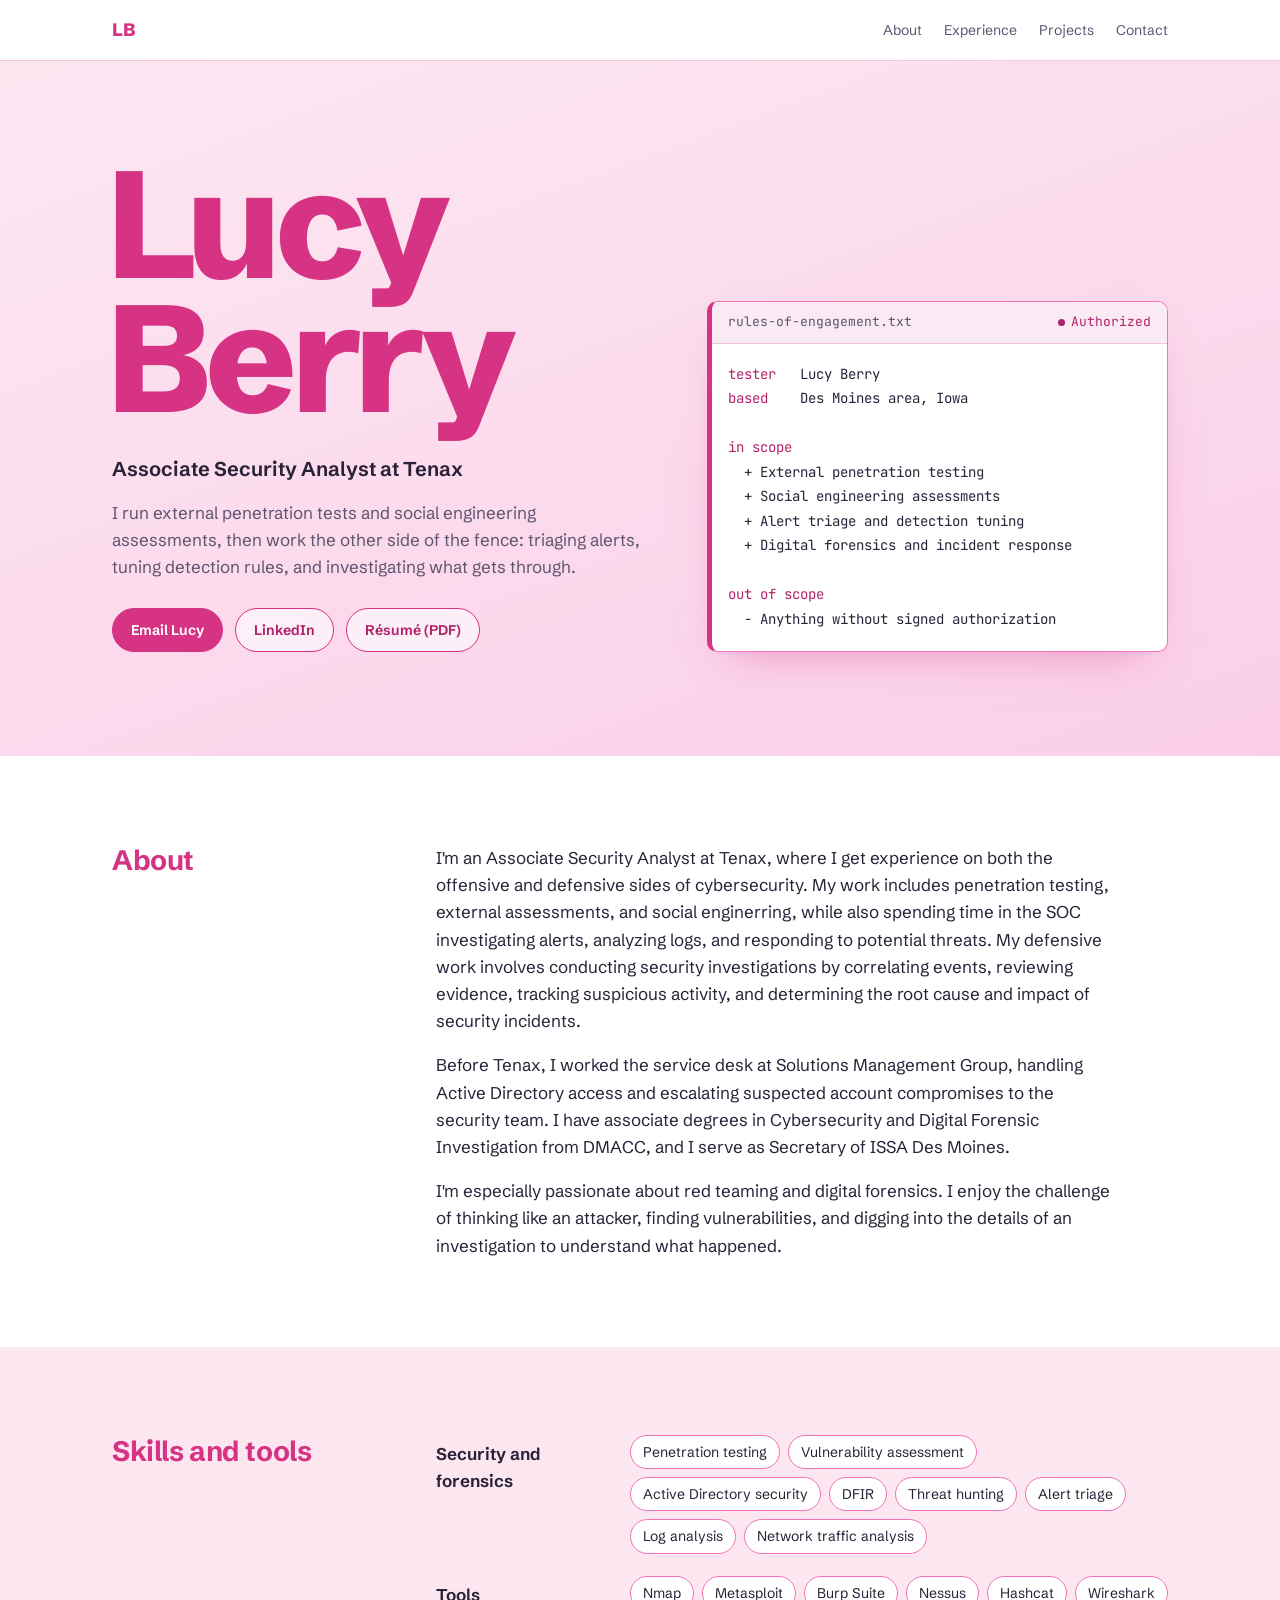
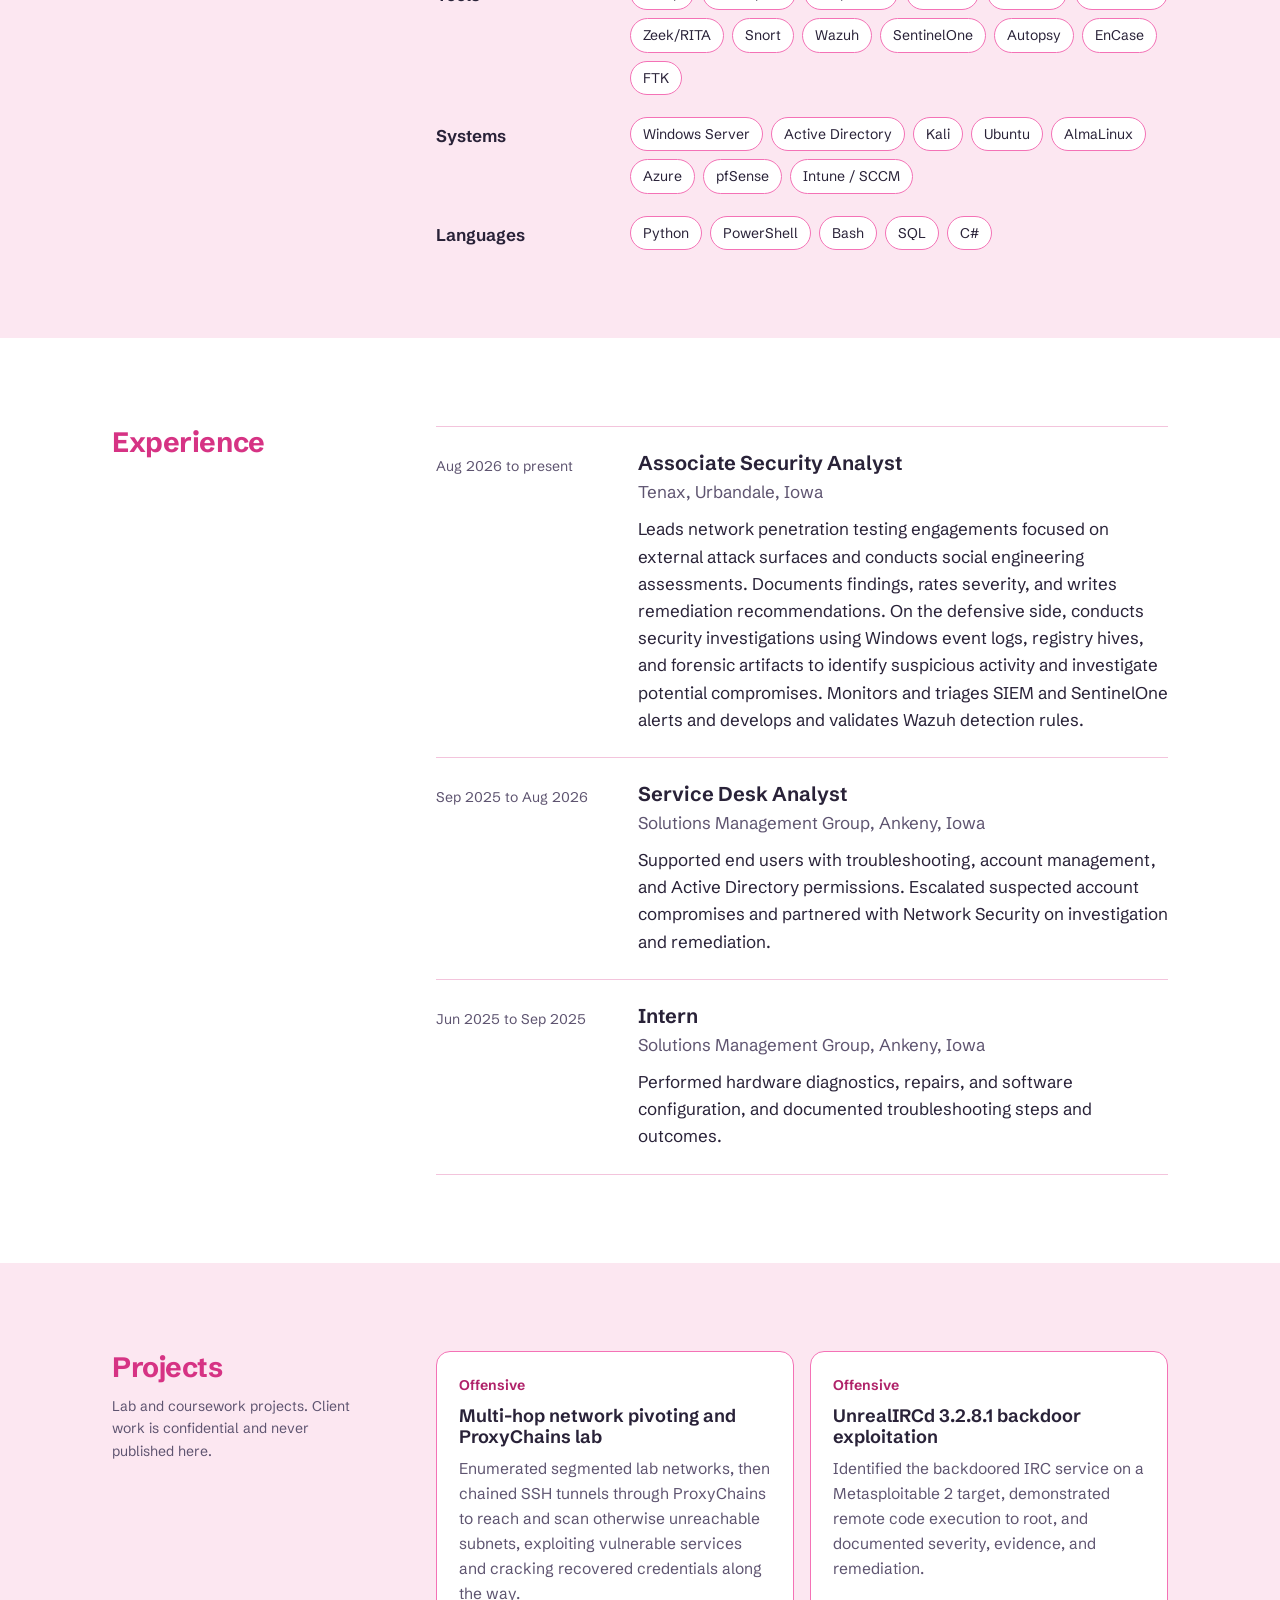
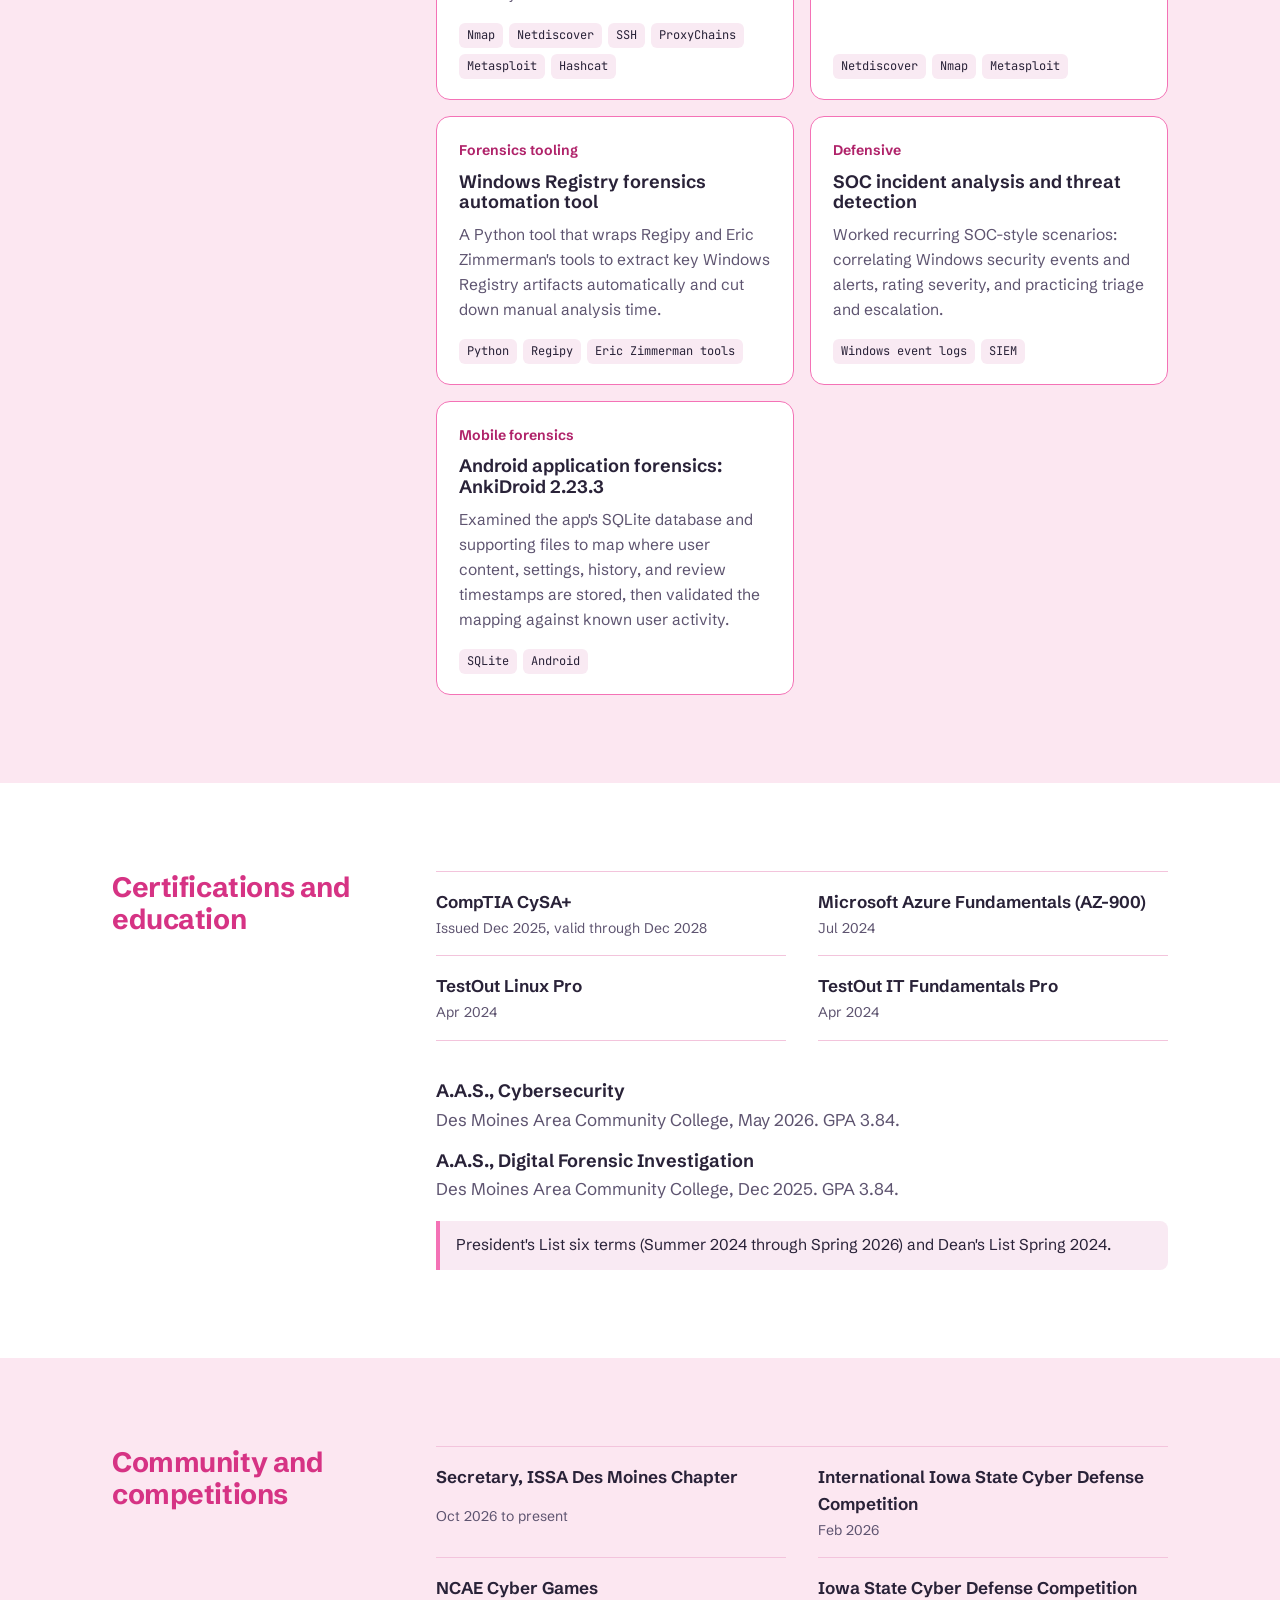
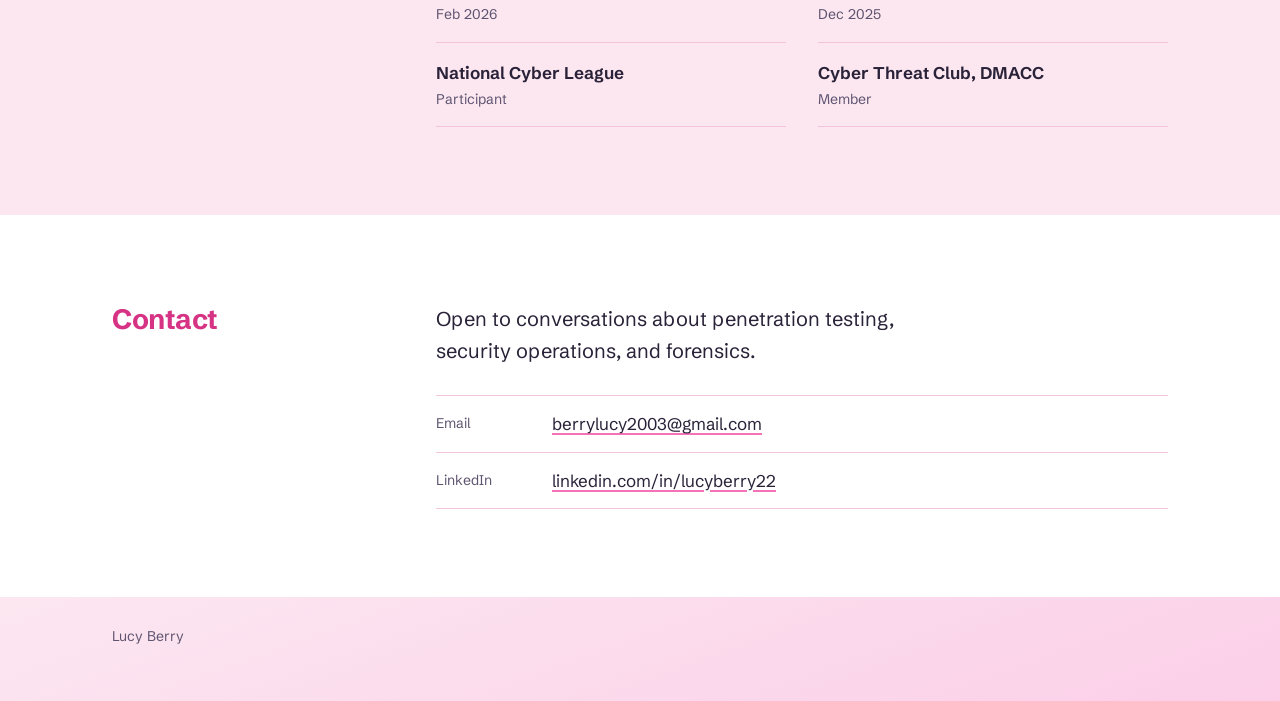
<file: index.html>
<!doctype html>
<html lang="en">
<head>
  <meta charset="utf-8">
  <meta name="viewport" content="width=device-width, initial-scale=1">
  <!-- Security headers that GitHub Pages lets you set via meta. frame-ancestors is ignored in meta, so it is omitted. -->
  <meta http-equiv="Content-Security-Policy" content="default-src 'self'; img-src 'self' data:; style-src 'self'; script-src 'none'; font-src 'self'; base-uri 'none'; form-action 'none'; object-src 'none'">
  <meta name="referrer" content="strict-origin-when-cross-origin">
  <meta name="color-scheme" content="light">

  <title>Lucy Berry | Associate Security Analyst</title>
  <meta name="description" content="Lucy Berry is an associate security analyst in Iowa working across external penetration testing, social engineering assessments, SOC operations, and digital forensics.">
  <meta property="og:title" content="Lucy Berry | Associate Security Analyst">
  <meta property="og:description" content="External penetration testing, social engineering assessments, SOC operations, and digital forensics.">
  <meta property="og:type" content="website">
  <!-- EDIT: set to the live URL once published -->
  <meta property="og:url" content="https://lucy-berry.github.io/">

  <link rel="icon" href="assets/img/favicon.svg" type="image/svg+xml">
  <link rel="preload" href="assets/fonts/schibsted-grotesk-latin-wght-normal.woff2" as="font" type="font/woff2" crossorigin>
  <link rel="stylesheet" href="assets/css/style.css">
</head>
<body>
  <a class="skip" href="#main">Skip to content</a>

  <header class="site-header">
    <div class="wrap header-inner">
      <a class="wordmark" href="#top" aria-label="Lucy Berry, home">LB</a>
      <nav aria-label="Primary">
        <ul class="nav">
          <li><a href="#about">About</a></li>
          <li><a href="#experience">Experience</a></li>
          <li><a href="#projects">Projects</a></li>
          <li><a href="#contact">Contact</a></li>
        </ul>
      </nav>
    </div>
  </header>

  <main id="main">
    <!-- HERO -->
    <section class="hero" id="top">
      <div class="wrap hero-grid">
        <div class="hero-copy">
          <h1 class="name">Lucy<br>Berry</h1>
          <p class="role">Associate Security Analyst at Tenax</p>
          <p class="lede">I run external penetration tests and social engineering assessments, then work the other side of the fence: triaging alerts, tuning detection rules, and investigating what gets through.</p>
          <div class="actions">
            <a class="btn btn-primary" href="mailto:berrylucy2003@gmail.com">Email Lucy</a>
            <a class="btn" href="https://www.linkedin.com/in/lucyberry22" rel="noopener noreferrer">LinkedIn</a>
            <!-- EDIT: add a web version of the résumé as resume.pdf in the repository root (see README), or delete this button -->
            <a class="btn" href="resume.pdf">Résumé (PDF)</a>
          </div>
        </div>

        <!-- The scope block: the one signature element on the page -->
        <figure class="scope" aria-label="Scope of work">
          <figcaption class="scope-head">
            <span>rules-of-engagement.txt</span>
            <span class="scope-status">Authorized</span>
          </figcaption>
<pre class="scope-body"><span class="k">tester</span>   Lucy Berry
<span class="k">based</span>    Des Moines area, Iowa

<span class="k">in scope</span>
  + External penetration testing
  + Social engineering assessments
  + Alert triage and detection tuning
  + Digital forensics and incident response

<span class="k">out of scope</span>
  - Anything without signed authorization</pre>
        </figure>
      </div>
    </section>

    <!-- ABOUT -->
    <section class="section" id="about" aria-labelledby="about-h">
      <div class="wrap two-col">
        <h2 id="about-h">About</h2>
        <div class="prose">
          <p>I'm an Associate Security Analyst at Tenax, where I get experience on both the offensive and defensive sides of cybersecurity. My work includes penetration testing, external assessments, and social enginerring, while also spending time in the SOC investigating alerts, analyzing logs, and responding to potential threats. My defensive work involves conducting security investigations by correlating events, reviewing evidence, tracking suspicious activity, and determining the root cause and impact of security incidents.</p>
          <p>Before Tenax, I worked the service desk at Solutions Management Group, handling Active Directory access and escalating suspected account compromises to the security team. I have associate degrees in Cybersecurity and Digital Forensic Investigation from DMACC, and I serve as Secretary of ISSA Des Moines.</p>
          <p>I'm especially passionate about red teaming and digital forensics. I enjoy the challenge of thinking like an attacker, finding vulnerabilities, and digging into the details of an investigation to understand what happened.</p>
        </div>
      </div>
    </section>

    <!-- SKILLS -->
    <section class="section tint" id="skills" aria-labelledby="skills-h">
      <div class="wrap two-col">
        <h2 id="skills-h">Skills and tools</h2>
        <dl class="skills">
          <div>
            <dt>Security and forensics</dt>
            <dd>
              <ul class="tags">
                <li>Penetration testing</li><li>Vulnerability assessment</li><li>Active Directory security</li><li>DFIR</li><li>Threat hunting</li><li>Alert triage</li><li>Log analysis</li><li>Network traffic analysis</li>
              </ul>
            </dd>
          </div>
          <div>
            <dt>Tools</dt>
            <dd>
              <ul class="tags">
                <li>Nmap</li><li>Metasploit</li><li>Burp Suite</li><li>Nessus</li><li>Hashcat</li><li>Wireshark</li><li>Zeek/RITA</li><li>Snort</li><li>Wazuh</li><li>SentinelOne</li><li>Autopsy</li><li>EnCase</li><li>FTK</li>
              </ul>
            </dd>
          </div>
          <div>
            <dt>Systems</dt>
            <dd>
              <ul class="tags">
                <li>Windows Server</li><li>Active Directory</li><li>Kali</li><li>Ubuntu</li><li>AlmaLinux</li><li>Azure</li><li>pfSense</li><li>Intune / SCCM</li>
              </ul>
            </dd>
          </div>
          <div>
            <dt>Languages</dt>
            <dd>
              <ul class="tags">
                <li>Python</li><li>PowerShell</li><li>Bash</li><li>SQL</li><li>C#</li>
              </ul>
            </dd>
          </div>
        </dl>
      </div>
    </section>

    <!-- EXPERIENCE -->
    <section class="section" id="experience" aria-labelledby="exp-h">
      <div class="wrap two-col">
        <h2 id="exp-h">Experience</h2>
        <ol class="timeline">
          <li>
            <p class="when">Aug 2026 to present</p>
            <div>
              <h3>Associate Security Analyst</h3>
              <p class="where">Tenax, Urbandale, Iowa</p>
              <p>Leads network penetration testing engagements focused on external attack surfaces and conducts social engineering assessments. Documents findings, rates severity, and writes remediation recommendations. On the defensive side, conducts security investigations using Windows event logs, registry hives, and forensic artifacts to identify suspicious activity and investigate potential compromises. Monitors and triages SIEM and SentinelOne alerts and develops and validates Wazuh detection rules.
            </div>
          </li>
          <li>
            <p class="when">Sep 2025 to Aug 2026</p>
            <div>
              <h3>Service Desk Analyst</h3>
              <p class="where">Solutions Management Group, Ankeny, Iowa</p>
              <p>Supported end users with troubleshooting, account management, and Active Directory permissions. Escalated suspected account compromises and partnered with Network Security on investigation and remediation.</p>
            </div>
          </li>
          <li>
            <p class="when">Jun 2025 to Sep 2025</p>
            <div>
              <h3>Intern</h3>
              <p class="where">Solutions Management Group, Ankeny, Iowa</p>
              <p>Performed hardware diagnostics, repairs, and software configuration, and documented troubleshooting steps and outcomes.</p>
            </div>
          </li>
        </ol>
      </div>
    </section>

    <!-- PROJECTS -->
    <section class="section tint" id="projects" aria-labelledby="projects-h">
      <div class="wrap two-col">
        <div>
          <h2 id="projects-h">Projects</h2>
          <p class="note">Lab and coursework projects. Client work is confidential and never published here.</p>
        </div>
        <!-- EDIT: to link a project, wrap its <h3> text in <a href="...">. -->
        <ul class="projects">
          <li class="card">
            <p class="kind">Offensive</p>
            <h3>Multi-hop network pivoting and ProxyChains lab</h3>
            <p>Enumerated segmented lab networks, then chained SSH tunnels through ProxyChains to reach and scan otherwise unreachable subnets, exploiting vulnerable services and cracking recovered credentials along the way.</p>
            <ul class="tools"><li>Nmap</li><li>Netdiscover</li><li>SSH</li><li>ProxyChains</li><li>Metasploit</li><li>Hashcat</li></ul>
          </li>
          <li class="card">
            <p class="kind">Offensive</p>
            <h3>UnrealIRCd 3.2.8.1 backdoor exploitation</h3>
            <p>Identified the backdoored IRC service on a Metasploitable 2 target, demonstrated remote code execution to root, and documented severity, evidence, and remediation.</p>
            <ul class="tools"><li>Netdiscover</li><li>Nmap</li><li>Metasploit</li></ul>
          </li>
          <li class="card">
            <p class="kind">Forensics tooling</p>
            <h3>Windows Registry forensics automation tool</h3>
            <p>A Python tool that wraps Regipy and Eric Zimmerman's tools to extract key Windows Registry artifacts automatically and cut down manual analysis time.</p>
            <ul class="tools"><li>Python</li><li>Regipy</li><li>Eric Zimmerman tools</li></ul>
          </li>
          <li class="card">
            <p class="kind">Defensive</p>
            <h3>SOC incident analysis and threat detection</h3>
            <p>Worked recurring SOC-style scenarios: correlating Windows security events and alerts, rating severity, and practicing triage and escalation.</p>
            <ul class="tools"><li>Windows event logs</li><li>SIEM</li></ul>
          </li>
          <li class="card">
            <p class="kind">Mobile forensics</p>
            <h3>Android application forensics: AnkiDroid 2.23.3</h3>
            <p>Examined the app's SQLite database and supporting files to map where user content, settings, history, and review timestamps are stored, then validated the mapping against known user activity.</p>
            <ul class="tools"><li>SQLite</li><li>Android</li></ul>
          </li>
        </ul>
      </div>
    </section>

    <!-- CREDENTIALS -->
    <section class="section" id="credentials" aria-labelledby="cred-h">
      <div class="wrap two-col">
        <h2 id="cred-h">Certifications and education</h2>
        <div class="stack">
          <ul class="certs">
            <li>
              <span class="cert-name">CompTIA CySA+</span>
              <span class="cert-meta">Issued Dec 2025, valid through Dec 2028</span>
            </li>
            <li>
              <span class="cert-name">Microsoft Azure Fundamentals (AZ-900)</span>
              <span class="cert-meta">Jul 2024</span>
            </li>
            <li>
              <span class="cert-name">TestOut Linux Pro</span>
              <span class="cert-meta">Apr 2024</span>
            </li>
            <li>
              <span class="cert-name">TestOut IT Fundamentals Pro</span>
              <span class="cert-meta">Apr 2024</span>
            </li>
          </ul>

          <ul class="edu">
            <li>
              <h3>A.A.S., Cybersecurity</h3>
              <p class="where">Des Moines Area Community College, May 2026. GPA 3.84.</p>
            </li>
            <li>
              <h3>A.A.S., Digital Forensic Investigation</h3>
              <p class="where">Des Moines Area Community College, Dec 2025. GPA 3.84.</p>
            </li>
            <li>
              <p class="honors">President's List six terms (Summer 2024 through Spring 2026) and Dean's List Spring 2024.</p>
            </li>
          </ul>
        </div>
      </div>
    </section>

    <!-- COMMUNITY -->
    <section class="section tint" id="community" aria-labelledby="community-h">
      <div class="wrap two-col">
        <h2 id="community-h">Community and competitions</h2>
        <ul class="certs">
          <li>
            <span class="cert-name">Secretary, ISSA Des Moines Chapter</span>
            <span class="cert-meta">Oct 2026 to present</span>
          </li>
          <li>
            <span class="cert-name">International Iowa State Cyber Defense Competition</span>
            <span class="cert-meta">Feb 2026</span>
          </li>
          <li>
            <span class="cert-name">NCAE Cyber Games</span>
            <span class="cert-meta">Feb 2026</span>
          </li>
          <li>
            <span class="cert-name">Iowa State Cyber Defense Competition</span>
            <span class="cert-meta">Dec 2025</span>
          </li>
          <li>
            <span class="cert-name">National Cyber League</span>
            <span class="cert-meta">Participant</span>
          </li>
          <li>
            <span class="cert-name">Cyber Threat Club, DMACC</span>
            <span class="cert-meta">Member</span>
          </li>
        </ul>
      </div>
    </section>

    <!-- CONTACT -->
    <section class="section contact" id="contact" aria-labelledby="contact-h">
      <div class="wrap two-col">
        <h2 id="contact-h">Contact</h2>
        <div>
          <p class="contact-lede">Open to conversations about penetration testing, security operations, and forensics.</p>
          <dl class="links">
            <div><dt>Email</dt><dd><a href="mailto:berrylucy2003@gmail.com">berrylucy2003@gmail.com</a></dd></div>
            <div><dt>LinkedIn</dt><dd><a href="https://www.linkedin.com/in/lucyberry22" rel="noopener noreferrer">linkedin.com/in/lucyberry22</a></dd></div>
          </dl>
        </div>
      </div>
    </section>
  </main>

  <footer class="site-footer">
    <div class="wrap footer-inner">
      <p>Lucy Berry</p>
      <p></p>
    </div>
  </footer>
</body>
</html>
</file>
<file: assets/css/style.css>
/* Self-hosted fonts (SIL Open Font License, see assets/fonts) */
@font-face {
  font-family: "Schibsted Grotesk";
  src: url("../fonts/schibsted-grotesk-latin-wght-normal.woff2") format("woff2");
  font-weight: 400 900;
  font-style: normal;
  font-display: swap;
}
@font-face {
  font-family: "JetBrains Mono";
  src: url("../fonts/jetbrains-mono-latin-400-normal.woff2") format("woff2");
  font-weight: 400;
  font-style: normal;
  font-display: swap;
}

/* Tokens: Lucy's palette */
:root {
  --bg: #ffffff;          /* main background */
  --bg-tint: #fce7f1;     /* light pink background */
  --card: #f9eaf3;        /* card background */
  --pink: #d63384;        /* main pink, headings (large text only, 4.5:1 on white) */
  --pink-deep: #b0236a;   /* darker shade of the main pink for small text on tinted backgrounds (5.4:1) */
  --pink-line: #f472b6;   /* pink accent, borders */
  --ink: #292238;         /* dark text */
  --muted: #5e5470;       /* secondary text, derived from dark text (6:1 on light pink) */
  --hero-grad: linear-gradient(160deg, #fce7f1 0%, #fbcfe8 100%);
  --rule: #f3c4dc;        /* soft divider between pink-line and background */

  --sans: "Schibsted Grotesk", ui-sans-serif, system-ui, sans-serif;
  --mono: "JetBrains Mono", ui-monospace, "SF Mono", Menlo, monospace;

  --step--1: 0.875rem;
  --step-0: 1.0625rem;
  --step-1: 1.25rem;
  --step-2: 1.75rem;
  --step-hero: clamp(4rem, 13vw, 9.5rem);

  --gutter: 16px;
  --max: 1120px;
  color-scheme: light;
}

/* Base */
*, *::before, *::after { box-sizing: border-box; }
html { scroll-behavior: smooth; -webkit-text-size-adjust: 100%; }
@media (prefers-reduced-motion: reduce) { html { scroll-behavior: auto; } }

body {
  margin: 0;
  background: var(--bg);
  color: var(--ink);
  font-family: var(--sans);
  font-size: var(--step-0);
  line-height: 1.6;
  text-rendering: optimizeLegibility;
}

h1, h2, h3 { margin: 0; line-height: 1.15; font-weight: 700; }
h2 { font-size: var(--step-2); letter-spacing: -0.015em; color: var(--pink); }
h3 { font-size: var(--step-1); font-weight: 650; }
p { margin: 0 0 1em; }
p:last-child { margin-bottom: 0; }
ul, ol { margin: 0; padding: 0; list-style: none; }

a { color: inherit; text-decoration-color: var(--pink-line); text-underline-offset: 0.2em; text-decoration-thickness: 2px; }
a:hover { color: var(--pink-deep); text-decoration-color: currentColor; }
:focus-visible { outline: 2px solid var(--pink-deep); outline-offset: 3px; border-radius: 2px; }

.wrap { width: 100%; max-width: var(--max); margin: 0 auto; padding: 0 var(--gutter); }
@media (min-width: 720px) { :root { --gutter: 32px; } }

.skip {
  position: absolute; left: var(--gutter); top: -100px;
  background: var(--ink); color: #fff; padding: 8px 12px; z-index: 10;
}
.skip:focus { top: 8px; }

/* Header */
.site-header {
  position: sticky; top: 0; z-index: 5;
  background: color-mix(in srgb, var(--bg) 85%, transparent);
  backdrop-filter: blur(8px);
  border-bottom: 1px solid var(--rule);
}
.header-inner { display: flex; align-items: center; gap: 24px; height: 60px; }
.wordmark { font-weight: 800; font-size: 1.125rem; letter-spacing: -0.02em; text-decoration: none; color: var(--pink); }
.header-inner > nav { margin-left: auto; }
.nav { display: flex; gap: 22px; font-size: var(--step--1); }
.nav a { text-decoration: none; color: var(--muted); }
.nav a:hover { color: var(--pink-deep); }
@media (max-width: 420px) { .nav { gap: 14px; } }

/* Hero */
.hero { padding: 56px 0 72px; background: var(--hero-grad); }
.hero-grid { display: grid; gap: 48px; align-items: end; }
@media (min-width: 900px) {
  .hero { padding: 96px 0 104px; }
  .hero-grid { grid-template-columns: 1.15fr 1fr; gap: 64px; }
}
.name {
  font-size: var(--step-hero);
  font-weight: 800;
  line-height: 0.88;
  letter-spacing: -0.045em;
  margin-left: -0.04em;
  color: var(--pink);
}
.role { margin-top: 28px; margin-bottom: 14px; font-size: var(--step-1); font-weight: 650; }
.lede { color: var(--muted); max-width: 34em; }
.actions { display: flex; flex-wrap: wrap; gap: 12px; margin-top: 28px; }
.btn {
  display: inline-flex; align-items: center; min-height: 44px; padding: 0 18px;
  border: 1.5px solid var(--pink); border-radius: 999px;
  background: rgba(255, 255, 255, 0.6);
  font-weight: 650; font-size: var(--step--1); text-decoration: none; color: var(--pink-deep);
}
.btn:hover { background: #fff; color: var(--pink-deep); }
.btn-primary { background: var(--pink); border-color: var(--pink); color: #fff; }
.btn-primary:hover { background: var(--pink-deep); border-color: var(--pink-deep); color: #fff; }

/* Scope block, the signature element */
.scope {
  margin: 0;
  background: var(--bg);
  border: 1px solid var(--pink-line);
  border-left: 5px solid var(--pink);
  border-radius: 10px;
  font-family: var(--mono);
  font-size: 0.875rem;
  box-shadow: 0 20px 44px -26px rgba(214, 51, 132, 0.55);
  min-width: 0;
  overflow: hidden;
}
.scope-head {
  display: flex; justify-content: space-between; align-items: center; gap: 12px;
  padding: 10px 16px; border-bottom: 1px solid var(--rule);
  background: var(--card);
  color: var(--muted); font-size: 0.8125rem;
}
.scope-status { color: var(--pink-deep); display: inline-flex; align-items: center; gap: 6px; }
.scope-status::before { content: ""; width: 7px; height: 7px; border-radius: 50%; background: currentColor; }
.scope-body {
  margin: 0; padding: 18px 16px 20px;
  font: inherit; line-height: 1.75; white-space: pre-wrap; overflow-wrap: anywhere;
}
.scope-body .k { color: var(--pink-deep); }
@media (max-width: 480px) {
  .scope { font-size: 0.75rem; }
  .scope-body { padding: 16px 12px 18px; }
  .scope-head { padding: 10px 12px; }
}

/* Sections */
.section { padding: 64px 0; }
.section.tint { background: var(--bg-tint); }
@media (min-width: 900px) { .section { padding: 88px 0; } }
.two-col { display: grid; gap: 24px 64px; }
@media (min-width: 900px) {
  .two-col { grid-template-columns: 260px 1fr; }
  .two-col > h2, .two-col > div:first-child:not(.prose) { position: sticky; top: 100px; align-self: start; }
}
.prose { max-width: 40em; }
.note { color: var(--muted); font-size: var(--step--1); margin-top: 12px; max-width: 22em; }

/* Skills */
.skills { margin: 0; display: grid; gap: 22px; }
.skills > div { display: grid; gap: 10px; }
@media (min-width: 640px) { .skills > div { grid-template-columns: 170px 1fr; gap: 24px; } }
.skills dt { font-weight: 650; padding-top: 5px; }
.skills dd { margin: 0; }
.tags { display: flex; flex-wrap: wrap; gap: 8px; }
.tags li {
  padding: 5px 12px; border-radius: 999px;
  background: var(--bg); border: 1px solid var(--pink-line);
  font-size: var(--step--1);
}

/* Timeline */
.timeline { border-top: 1px solid var(--rule); }
.timeline li { display: grid; gap: 6px 32px; padding: 24px 0; border-bottom: 1px solid var(--rule); }
@media (min-width: 640px) { .timeline li { grid-template-columns: 170px 1fr; } }
.when { color: var(--muted); font-size: var(--step--1); margin: 0; padding-top: 4px; font-variant-numeric: tabular-nums; }
.where { color: var(--muted); margin: 4px 0 10px; }
.timeline li p:not(.when):not(.where) { max-width: 40em; }

/* Projects */
.projects { display: grid; gap: 16px; }
@media (min-width: 720px) { .projects { grid-template-columns: 1fr 1fr; } }
.card {
  background: var(--bg);
  border: 1px solid var(--pink-line);
  border-radius: 14px;
  padding: 22px 22px 20px;
  display: flex; flex-direction: column; gap: 10px;
}
.card h3 { font-size: 1.125rem; }
.card > p:not(.kind) { color: var(--muted); font-size: 0.975rem; margin: 0; }
.kind { color: var(--pink-deep); font-size: var(--step--1); font-weight: 650; margin: 0; }
.tools { display: flex; flex-wrap: wrap; gap: 6px; margin-top: auto; padding-top: 6px; }
.tools li {
  font-family: var(--mono); font-size: 0.75rem;
  background: var(--card); color: var(--ink);
  padding: 3px 8px; border-radius: 6px;
}

/* Certifications, community */
.stack { display: grid; gap: 40px; }
.certs { display: grid; border-top: 1px solid var(--rule); }
@media (min-width: 640px) { .certs { grid-template-columns: 1fr 1fr; column-gap: 32px; } }
.certs li { padding: 16px 0; border-bottom: 1px solid var(--rule); display: grid; gap: 2px; }
.cert-name { font-weight: 650; }
.cert-meta { color: var(--muted); font-size: var(--step--1); }

.edu { display: grid; gap: 18px; }
.edu h3 { font-size: 1.125rem; }
.edu .where { margin-bottom: 0; }
.honors {
  background: var(--card); border-left: 4px solid var(--pink-line);
  padding: 12px 16px; border-radius: 0 8px 8px 0; font-size: 0.975rem;
}

/* Contact */
.contact-lede { font-size: var(--step-1); max-width: 26em; margin-bottom: 28px; }
.links { margin: 0; border-top: 1px solid var(--rule); }
.links > div { display: grid; grid-template-columns: 100px 1fr; gap: 16px; padding: 14px 0; border-bottom: 1px solid var(--rule); }
.links dt { color: var(--muted); font-size: var(--step--1); padding-top: 2px; }
.links dd { margin: 0; overflow-wrap: anywhere; }

/* Footer */
.site-footer { background: var(--hero-grad); padding: 28px 0 40px; color: var(--muted); font-size: var(--step--1); }
.footer-inner { display: flex; flex-wrap: wrap; justify-content: space-between; gap: 8px 24px; }

/* 404 */
.notfound { min-height: 70vh; display: grid; align-content: center; gap: 20px; padding: 64px 0; }
.notfound .name { font-size: clamp(3.5rem, 12vw, 8rem); }

/* Print */
@media print {
  .site-header, .actions, .skip { display: none; }
  .hero, .section.tint, .site-footer { background: #fff; }
  .section, .hero { padding: 24px 0; }
  .two-col > h2 { position: static; }
}
</file>
